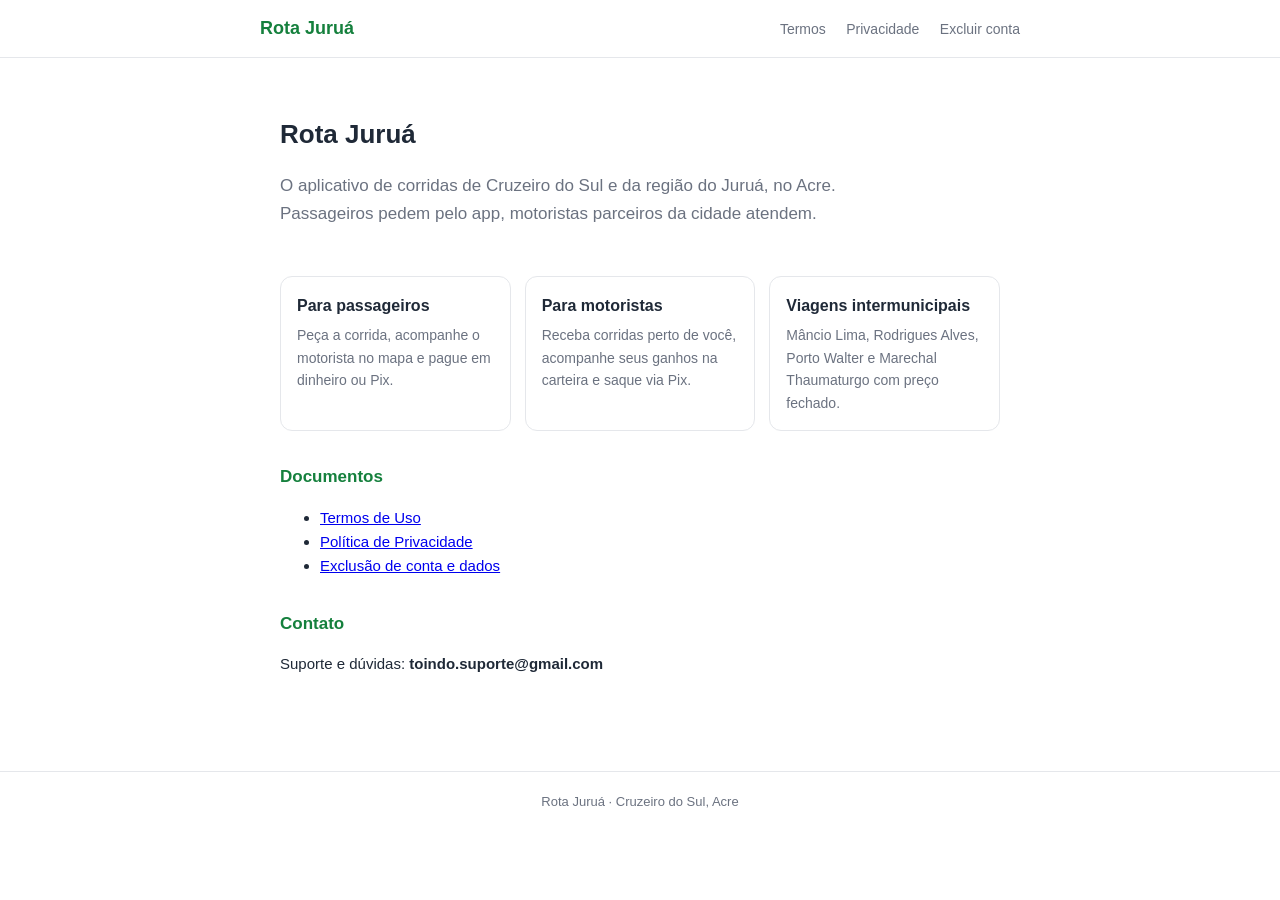
<file: index.html>
<!DOCTYPE html>
<html lang="pt-BR">
<head>
<meta charset="UTF-8" />
<meta name="viewport" content="width=device-width, initial-scale=1.0" />
<title>Rota Juruá — corridas em Cruzeiro do Sul e região</title>
<meta name="description" content="Rota Juruá é o aplicativo de corridas de Cruzeiro do Sul e região do Juruá, no Acre: passageiros pedem, motoristas parceiros atendem." />
<link rel="stylesheet" href="estilo.css" />
</head>
<body>
<header>
  <nav>
    <a class="marca" href="index.html">Rota Juruá</a>
    <span class="links">
      <a href="termos.html">Termos</a>
      <a href="privacidade.html">Privacidade</a>
      <a href="exclusao-conta.html">Excluir conta</a>
    </span>
  </nav>
</header>
<main>
  <section class="hero">
    <h1>Rota Juruá</h1>
    <p class="sub">O aplicativo de corridas de Cruzeiro do Sul e da região do Juruá, no Acre. Passageiros pedem pelo app, motoristas parceiros da cidade atendem.</p>
  </section>

  <div class="cards">
    <div class="card">
      <h3>Para passageiros</h3>
      <p>Peça a corrida, acompanhe o motorista no mapa e pague em dinheiro ou Pix.</p>
    </div>
    <div class="card">
      <h3>Para motoristas</h3>
      <p>Receba corridas perto de você, acompanhe seus ganhos na carteira e saque via Pix.</p>
    </div>
    <div class="card">
      <h3>Viagens intermunicipais</h3>
      <p>Mâncio Lima, Rodrigues Alves, Porto Walter e Marechal Thaumaturgo com preço fechado.</p>
    </div>
  </div>

  <h2>Documentos</h2>
  <ul>
    <li><a href="termos.html">Termos de Uso</a></li>
    <li><a href="privacidade.html">Política de Privacidade</a></li>
    <li><a href="exclusao-conta.html">Exclusão de conta e dados</a></li>
  </ul>

  <h2>Contato</h2>
  <p>Suporte e dúvidas: <strong>toindo.suporte@gmail.com</strong></p>
</main>
<footer>Rota Juruá · Cruzeiro do Sul, Acre</footer>
</body>
</html>
</file>
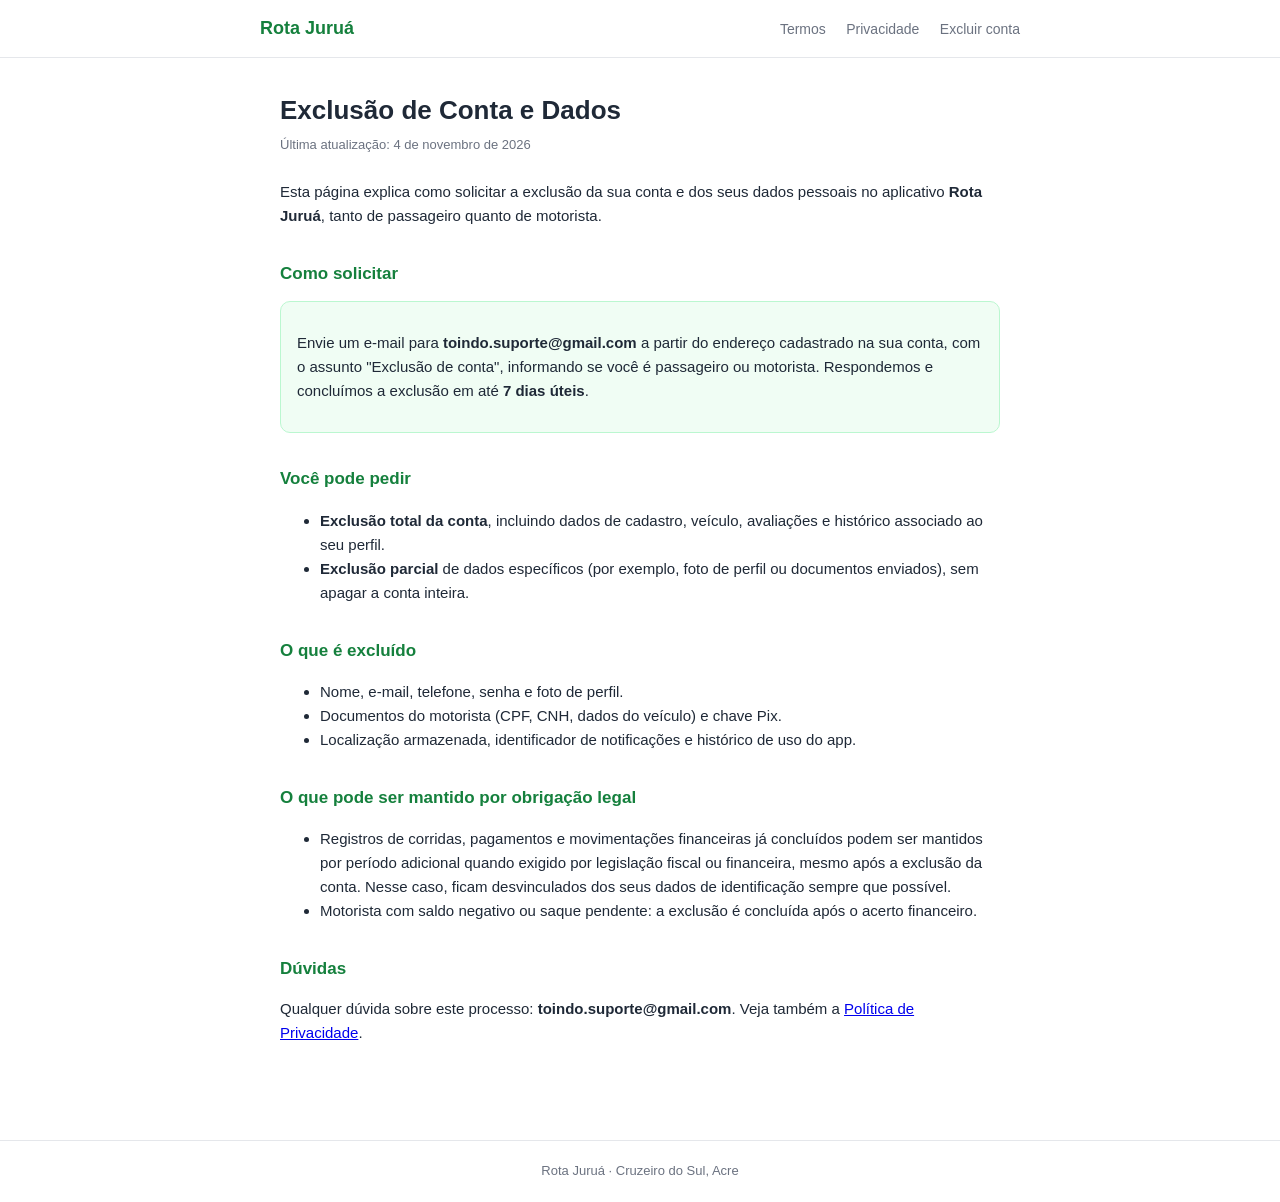
<file: exclusao-conta.html>
<!DOCTYPE html>
<html lang="pt-BR">
<head>
<meta charset="UTF-8" />
<meta name="viewport" content="width=device-width, initial-scale=1.0" />
<title>Exclusão de Conta e Dados — Rota Juruá</title>
<link rel="stylesheet" href="estilo.css" />
</head>
<body>
<header>
  <nav>
    <a class="marca" href="index.html">Rota Juruá</a>
    <span class="links">
      <a href="termos.html">Termos</a>
      <a href="privacidade.html">Privacidade</a>
      <a href="exclusao-conta.html">Excluir conta</a>
    </span>
  </nav>
</header>
<main>
  <h1>Exclusão de Conta e Dados</h1>
  <p class="atualizado">Última atualização: 4 de novembro de 2026</p>

  <p>Esta página explica como solicitar a exclusão da sua conta e dos seus dados pessoais no aplicativo <strong>Rota Juruá</strong>, tanto de passageiro quanto de motorista.</p>

  <h2>Como solicitar</h2>
  <div class="destaque">
    <p>Envie um e-mail para <strong>toindo.suporte@gmail.com</strong> a partir do endereço cadastrado na sua conta, com o assunto "Exclusão de conta", informando se você é passageiro ou motorista. Respondemos e concluímos a exclusão em até <strong>7 dias úteis</strong>.</p>
  </div>

  <h2>Você pode pedir</h2>
  <ul>
    <li><strong>Exclusão total da conta</strong>, incluindo dados de cadastro, veículo, avaliações e histórico associado ao seu perfil.</li>
    <li><strong>Exclusão parcial</strong> de dados específicos (por exemplo, foto de perfil ou documentos enviados), sem apagar a conta inteira.</li>
  </ul>

  <h2>O que é excluído</h2>
  <ul>
    <li>Nome, e-mail, telefone, senha e foto de perfil.</li>
    <li>Documentos do motorista (CPF, CNH, dados do veículo) e chave Pix.</li>
    <li>Localização armazenada, identificador de notificações e histórico de uso do app.</li>
  </ul>

  <h2>O que pode ser mantido por obrigação legal</h2>
  <ul>
    <li>Registros de corridas, pagamentos e movimentações financeiras já concluídos podem ser mantidos por período adicional quando exigido por legislação fiscal ou financeira, mesmo após a exclusão da conta. Nesse caso, ficam desvinculados dos seus dados de identificação sempre que possível.</li>
    <li>Motorista com saldo negativo ou saque pendente: a exclusão é concluída após o acerto financeiro.</li>
  </ul>

  <h2>Dúvidas</h2>
  <p>Qualquer dúvida sobre este processo: <strong>toindo.suporte@gmail.com</strong>. Veja também a <a href="privacidade.html">Política de Privacidade</a>.</p>
</main>
<footer>Rota Juruá · Cruzeiro do Sul, Acre</footer>
</body>
</html>
</file>
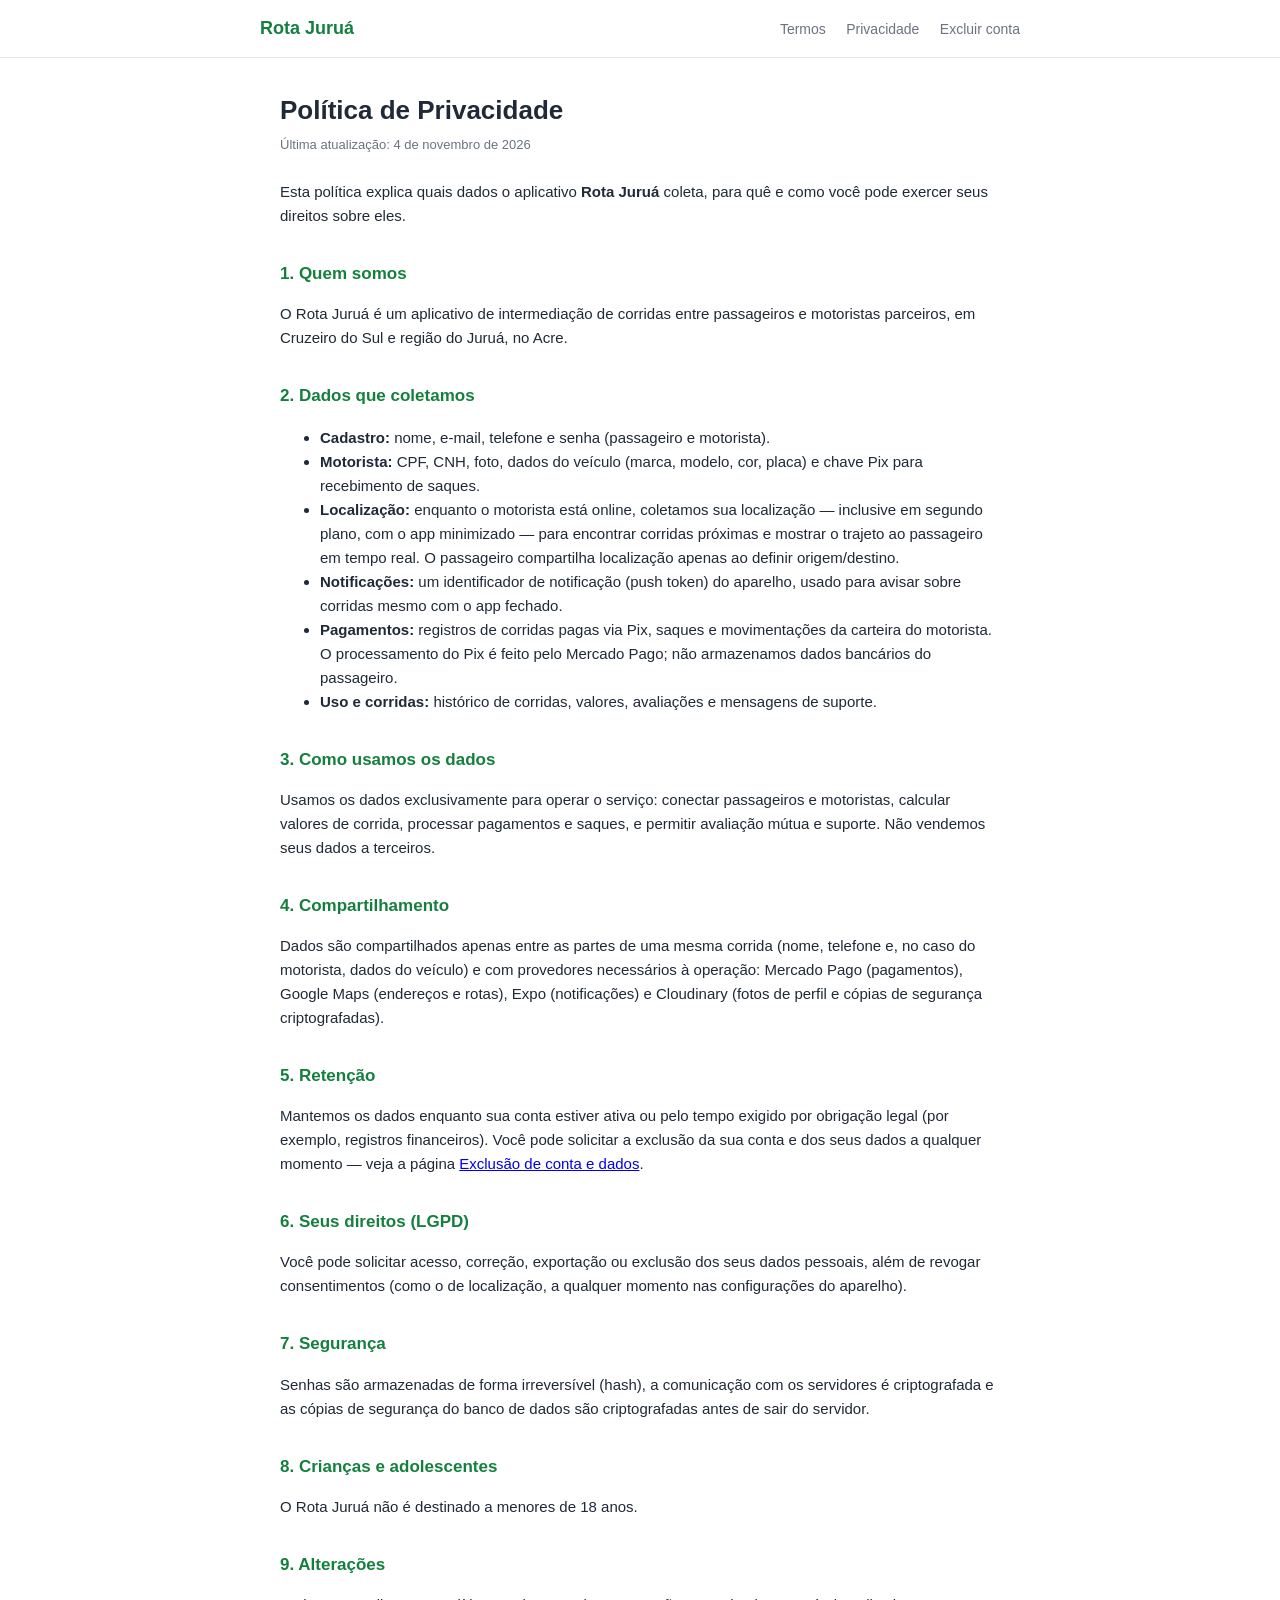
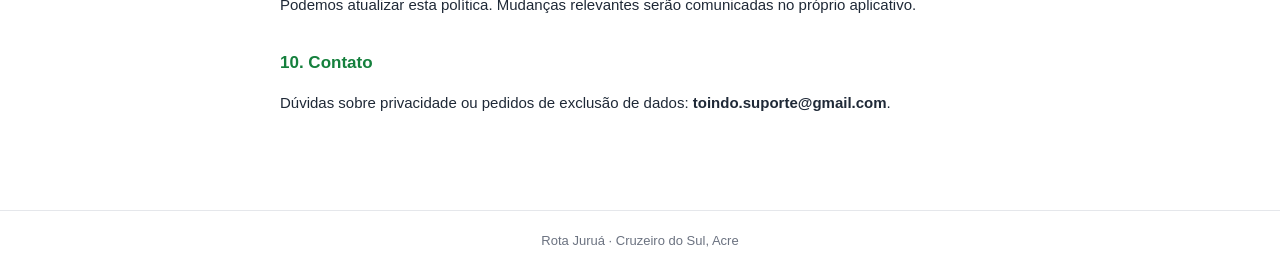
<file: privacidade.html>
<!DOCTYPE html>
<html lang="pt-BR">
<head>
<meta charset="UTF-8" />
<meta name="viewport" content="width=device-width, initial-scale=1.0" />
<title>Política de Privacidade — Rota Juruá</title>
<link rel="stylesheet" href="estilo.css" />
</head>
<body>
<header>
  <nav>
    <a class="marca" href="index.html">Rota Juruá</a>
    <span class="links">
      <a href="termos.html">Termos</a>
      <a href="privacidade.html">Privacidade</a>
      <a href="exclusao-conta.html">Excluir conta</a>
    </span>
  </nav>
</header>
<main>
  <h1>Política de Privacidade</h1>
  <p class="atualizado">Última atualização: 4 de novembro de 2026</p>

  <p>Esta política explica quais dados o aplicativo <strong>Rota Juruá</strong> coleta, para quê e como você pode exercer seus direitos sobre eles.</p>

  <h2>1. Quem somos</h2>
  <p>O Rota Juruá é um aplicativo de intermediação de corridas entre passageiros e motoristas parceiros, em Cruzeiro do Sul e região do Juruá, no Acre.</p>

  <h2>2. Dados que coletamos</h2>
  <ul>
    <li><strong>Cadastro:</strong> nome, e-mail, telefone e senha (passageiro e motorista).</li>
    <li><strong>Motorista:</strong> CPF, CNH, foto, dados do veículo (marca, modelo, cor, placa) e chave Pix para recebimento de saques.</li>
    <li><strong>Localização:</strong> enquanto o motorista está online, coletamos sua localização — inclusive em segundo plano, com o app minimizado — para encontrar corridas próximas e mostrar o trajeto ao passageiro em tempo real. O passageiro compartilha localização apenas ao definir origem/destino.</li>
    <li><strong>Notificações:</strong> um identificador de notificação (push token) do aparelho, usado para avisar sobre corridas mesmo com o app fechado.</li>
    <li><strong>Pagamentos:</strong> registros de corridas pagas via Pix, saques e movimentações da carteira do motorista. O processamento do Pix é feito pelo Mercado Pago; não armazenamos dados bancários do passageiro.</li>
    <li><strong>Uso e corridas:</strong> histórico de corridas, valores, avaliações e mensagens de suporte.</li>
  </ul>

  <h2>3. Como usamos os dados</h2>
  <p>Usamos os dados exclusivamente para operar o serviço: conectar passageiros e motoristas, calcular valores de corrida, processar pagamentos e saques, e permitir avaliação mútua e suporte. Não vendemos seus dados a terceiros.</p>

  <h2>4. Compartilhamento</h2>
  <p>Dados são compartilhados apenas entre as partes de uma mesma corrida (nome, telefone e, no caso do motorista, dados do veículo) e com provedores necessários à operação: Mercado Pago (pagamentos), Google Maps (endereços e rotas), Expo (notificações) e Cloudinary (fotos de perfil e cópias de segurança criptografadas).</p>

  <h2>5. Retenção</h2>
  <p>Mantemos os dados enquanto sua conta estiver ativa ou pelo tempo exigido por obrigação legal (por exemplo, registros financeiros). Você pode solicitar a exclusão da sua conta e dos seus dados a qualquer momento — veja a página <a href="exclusao-conta.html">Exclusão de conta e dados</a>.</p>

  <h2>6. Seus direitos (LGPD)</h2>
  <p>Você pode solicitar acesso, correção, exportação ou exclusão dos seus dados pessoais, além de revogar consentimentos (como o de localização, a qualquer momento nas configurações do aparelho).</p>

  <h2>7. Segurança</h2>
  <p>Senhas são armazenadas de forma irreversível (hash), a comunicação com os servidores é criptografada e as cópias de segurança do banco de dados são criptografadas antes de sair do servidor.</p>

  <h2>8. Crianças e adolescentes</h2>
  <p>O Rota Juruá não é destinado a menores de 18 anos.</p>

  <h2>9. Alterações</h2>
  <p>Podemos atualizar esta política. Mudanças relevantes serão comunicadas no próprio aplicativo.</p>

  <h2>10. Contato</h2>
  <p>Dúvidas sobre privacidade ou pedidos de exclusão de dados: <strong>toindo.suporte@gmail.com</strong>.</p>
</main>
<footer>Rota Juruá · Cruzeiro do Sul, Acre</footer>
</body>
</html>
</file>
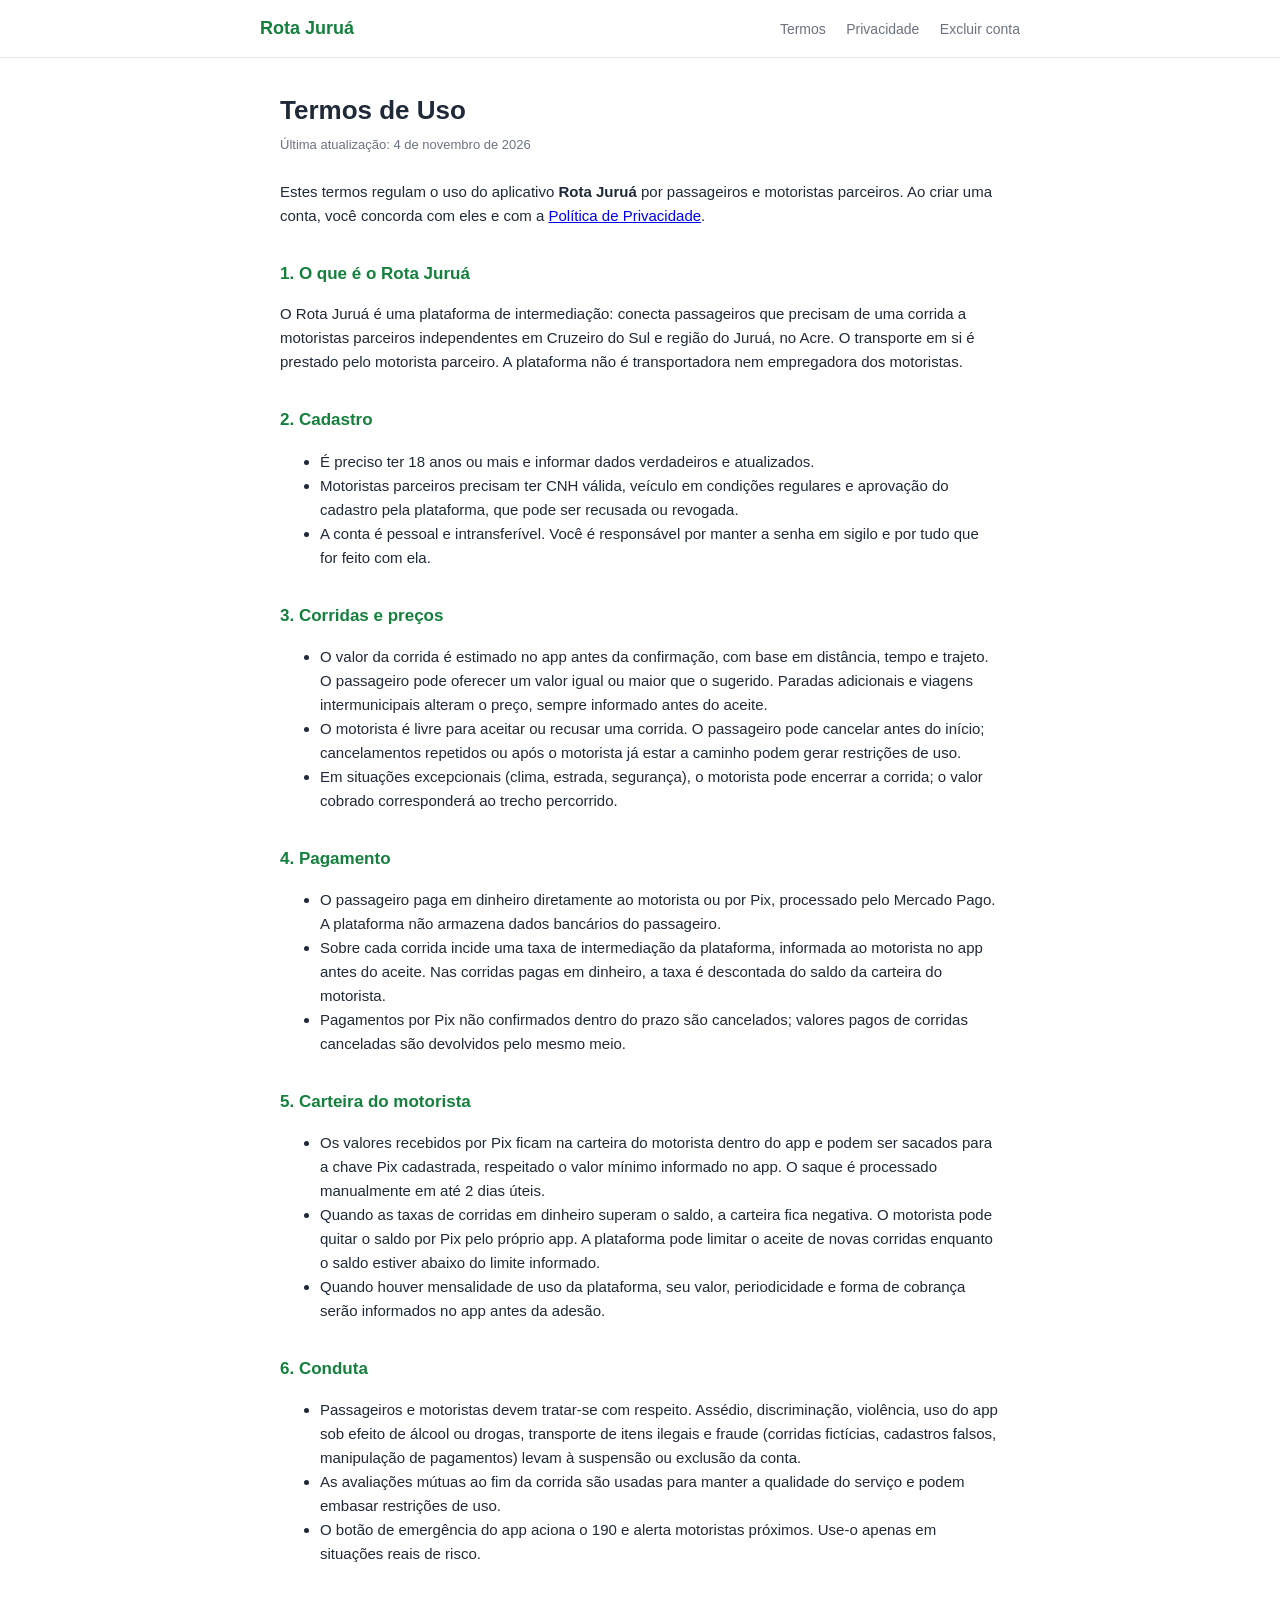
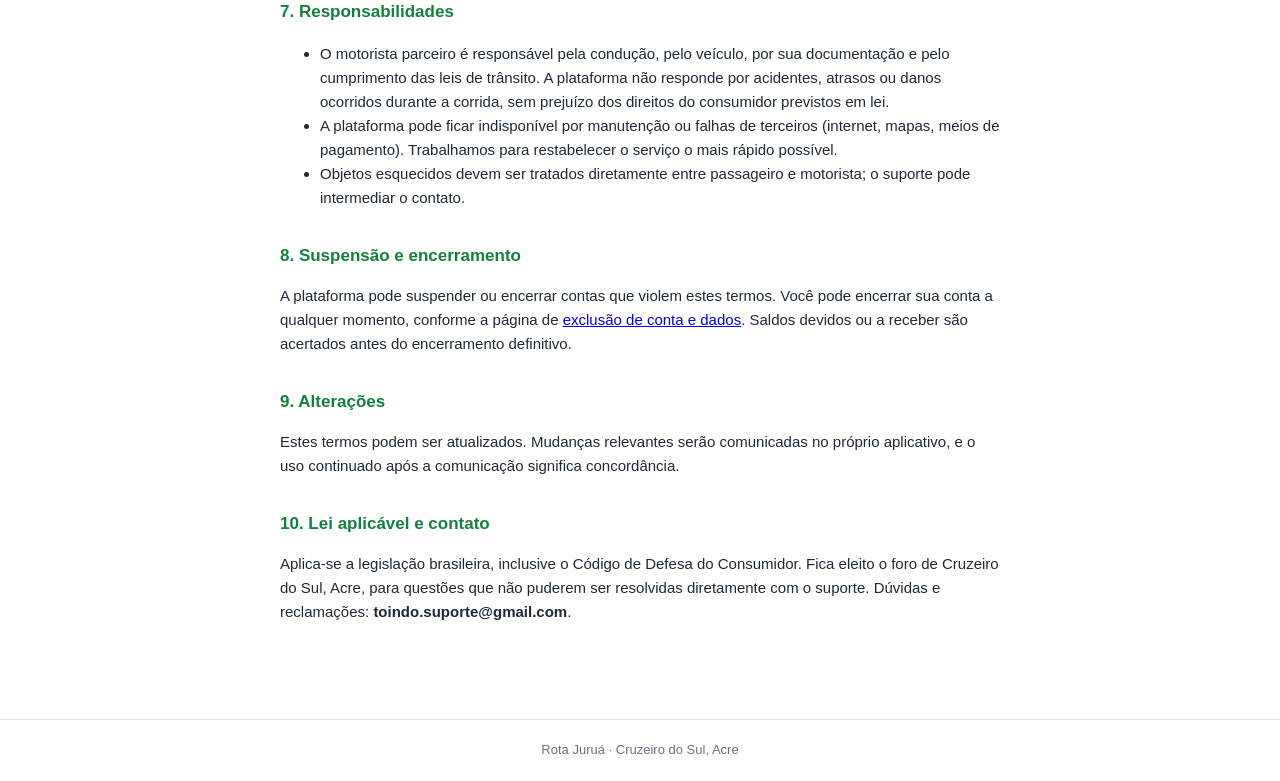
<file: termos.html>
<!DOCTYPE html>
<html lang="pt-BR">
<head>
<meta charset="UTF-8" />
<meta name="viewport" content="width=device-width, initial-scale=1.0" />
<title>Termos de Uso — Rota Juruá</title>
<link rel="stylesheet" href="estilo.css" />
</head>
<body>
<header>
  <nav>
    <a class="marca" href="index.html">Rota Juruá</a>
    <span class="links">
      <a href="termos.html">Termos</a>
      <a href="privacidade.html">Privacidade</a>
      <a href="exclusao-conta.html">Excluir conta</a>
    </span>
  </nav>
</header>
<main>
  <h1>Termos de Uso</h1>
  <p class="atualizado">Última atualização: 4 de novembro de 2026</p>

  <p>Estes termos regulam o uso do aplicativo <strong>Rota Juruá</strong> por passageiros e motoristas parceiros. Ao criar uma conta, você concorda com eles e com a <a href="privacidade.html">Política de Privacidade</a>.</p>

  <h2>1. O que é o Rota Juruá</h2>
  <p>O Rota Juruá é uma plataforma de intermediação: conecta passageiros que precisam de uma corrida a motoristas parceiros independentes em Cruzeiro do Sul e região do Juruá, no Acre. O transporte em si é prestado pelo motorista parceiro. A plataforma não é transportadora nem empregadora dos motoristas.</p>

  <h2>2. Cadastro</h2>
  <ul>
    <li>É preciso ter 18 anos ou mais e informar dados verdadeiros e atualizados.</li>
    <li>Motoristas parceiros precisam ter CNH válida, veículo em condições regulares e aprovação do cadastro pela plataforma, que pode ser recusada ou revogada.</li>
    <li>A conta é pessoal e intransferível. Você é responsável por manter a senha em sigilo e por tudo que for feito com ela.</li>
  </ul>

  <h2>3. Corridas e preços</h2>
  <ul>
    <li>O valor da corrida é estimado no app antes da confirmação, com base em distância, tempo e trajeto. O passageiro pode oferecer um valor igual ou maior que o sugerido. Paradas adicionais e viagens intermunicipais alteram o preço, sempre informado antes do aceite.</li>
    <li>O motorista é livre para aceitar ou recusar uma corrida. O passageiro pode cancelar antes do início; cancelamentos repetidos ou após o motorista já estar a caminho podem gerar restrições de uso.</li>
    <li>Em situações excepcionais (clima, estrada, segurança), o motorista pode encerrar a corrida; o valor cobrado corresponderá ao trecho percorrido.</li>
  </ul>

  <h2>4. Pagamento</h2>
  <ul>
    <li>O passageiro paga em dinheiro diretamente ao motorista ou por Pix, processado pelo Mercado Pago. A plataforma não armazena dados bancários do passageiro.</li>
    <li>Sobre cada corrida incide uma taxa de intermediação da plataforma, informada ao motorista no app antes do aceite. Nas corridas pagas em dinheiro, a taxa é descontada do saldo da carteira do motorista.</li>
    <li>Pagamentos por Pix não confirmados dentro do prazo são cancelados; valores pagos de corridas canceladas são devolvidos pelo mesmo meio.</li>
  </ul>

  <h2>5. Carteira do motorista</h2>
  <ul>
    <li>Os valores recebidos por Pix ficam na carteira do motorista dentro do app e podem ser sacados para a chave Pix cadastrada, respeitado o valor mínimo informado no app. O saque é processado manualmente em até 2 dias úteis.</li>
    <li>Quando as taxas de corridas em dinheiro superam o saldo, a carteira fica negativa. O motorista pode quitar o saldo por Pix pelo próprio app. A plataforma pode limitar o aceite de novas corridas enquanto o saldo estiver abaixo do limite informado.</li>
    <li>Quando houver mensalidade de uso da plataforma, seu valor, periodicidade e forma de cobrança serão informados no app antes da adesão.</li>
  </ul>

  <h2>6. Conduta</h2>
  <ul>
    <li>Passageiros e motoristas devem tratar-se com respeito. Assédio, discriminação, violência, uso do app sob efeito de álcool ou drogas, transporte de itens ilegais e fraude (corridas fictícias, cadastros falsos, manipulação de pagamentos) levam à suspensão ou exclusão da conta.</li>
    <li>As avaliações mútuas ao fim da corrida são usadas para manter a qualidade do serviço e podem embasar restrições de uso.</li>
    <li>O botão de emergência do app aciona o 190 e alerta motoristas próximos. Use-o apenas em situações reais de risco.</li>
  </ul>

  <h2>7. Responsabilidades</h2>
  <ul>
    <li>O motorista parceiro é responsável pela condução, pelo veículo, por sua documentação e pelo cumprimento das leis de trânsito. A plataforma não responde por acidentes, atrasos ou danos ocorridos durante a corrida, sem prejuízo dos direitos do consumidor previstos em lei.</li>
    <li>A plataforma pode ficar indisponível por manutenção ou falhas de terceiros (internet, mapas, meios de pagamento). Trabalhamos para restabelecer o serviço o mais rápido possível.</li>
    <li>Objetos esquecidos devem ser tratados diretamente entre passageiro e motorista; o suporte pode intermediar o contato.</li>
  </ul>

  <h2>8. Suspensão e encerramento</h2>
  <p>A plataforma pode suspender ou encerrar contas que violem estes termos. Você pode encerrar sua conta a qualquer momento, conforme a página de <a href="exclusao-conta.html">exclusão de conta e dados</a>. Saldos devidos ou a receber são acertados antes do encerramento definitivo.</p>

  <h2>9. Alterações</h2>
  <p>Estes termos podem ser atualizados. Mudanças relevantes serão comunicadas no próprio aplicativo, e o uso continuado após a comunicação significa concordância.</p>

  <h2>10. Lei aplicável e contato</h2>
  <p>Aplica-se a legislação brasileira, inclusive o Código de Defesa do Consumidor. Fica eleito o foro de Cruzeiro do Sul, Acre, para questões que não puderem ser resolvidas diretamente com o suporte. Dúvidas e reclamações: <strong>toindo.suporte@gmail.com</strong>.</p>
</main>
<footer>Rota Juruá · Cruzeiro do Sul, Acre</footer>
</body>
</html>
</file>
<file: estilo.css>
:root {
  --verde: #1db954;
  --verde-escuro: #15803d;
  --texto: #1f2937;
  --cinza: #6b7280;
  --fundo: #ffffff;
  --borda: #e5e7eb;
}
* { box-sizing: border-box; }
body {
  margin: 0;
  font-family: -apple-system, "Segoe UI", Roboto, Arial, sans-serif;
  color: var(--texto);
  background: var(--fundo);
  line-height: 1.6;
}
header {
  border-bottom: 1px solid var(--borda);
  padding: 14px 20px;
}
header nav {
  max-width: 760px;
  margin: 0 auto;
  display: flex;
  align-items: center;
  justify-content: space-between;
  flex-wrap: wrap;
  gap: 8px 16px;
}
header .marca {
  font-weight: 800;
  font-size: 18px;
  color: var(--verde-escuro);
  text-decoration: none;
}
header .links a {
  color: var(--cinza);
  text-decoration: none;
  font-size: 14px;
  margin-left: 16px;
}
header .links a:hover { color: var(--verde-escuro); }
main {
  max-width: 760px;
  margin: 0 auto;
  padding: 32px 20px 80px;
}
h1 { font-size: 26px; margin: 0 0 4px; }
h2 { font-size: 17px; margin-top: 32px; color: var(--verde-escuro); }
p, li { font-size: 15px; }
.atualizado { color: var(--cinza); font-size: 13px; margin: 0 0 24px; }
.destaque {
  background: #f0fdf4;
  border: 1px solid #bbf7d0;
  border-radius: 10px;
  padding: 14px 16px;
}
.hero { padding: 24px 0 8px; }
.hero p.sub { font-size: 17px; color: var(--cinza); max-width: 560px; }
.cards { display: grid; grid-template-columns: repeat(auto-fit, minmax(220px, 1fr)); gap: 14px; margin-top: 24px; }
.card { border: 1px solid var(--borda); border-radius: 12px; padding: 16px; }
.card h3 { margin: 0 0 6px; font-size: 16px; }
.card p { margin: 0; color: var(--cinza); font-size: 14px; }
footer {
  border-top: 1px solid var(--borda);
  color: var(--cinza);
  font-size: 13px;
  text-align: center;
  padding: 20px;
}
footer a { color: var(--cinza); }
</file>
